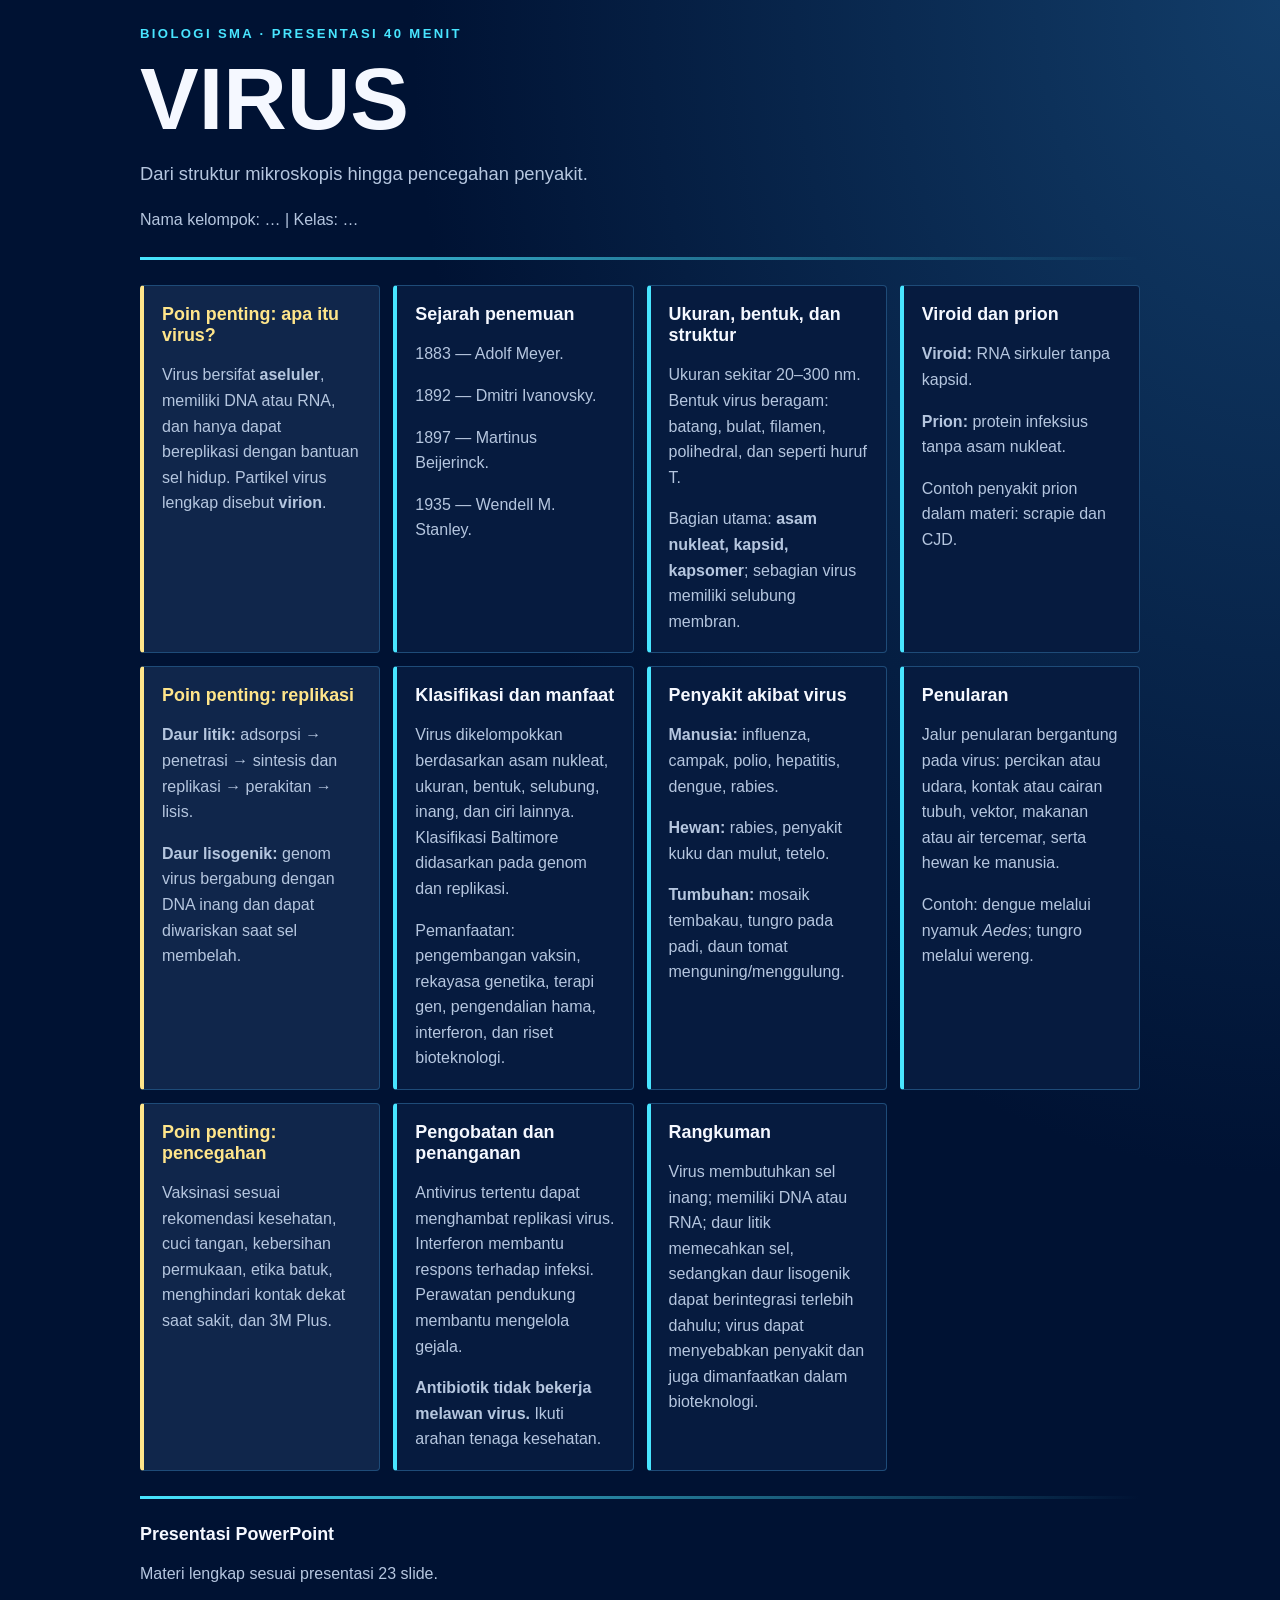
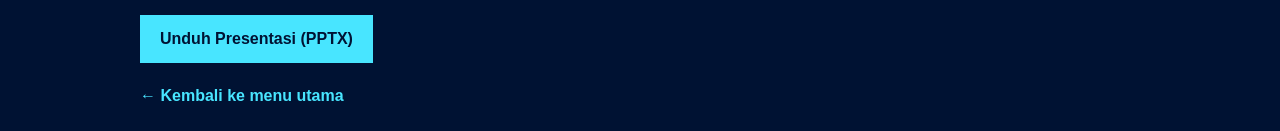
<file: projects/virus-presentation/index.html>
<!doctype html>
<html lang="id">
<head>
<meta charset="utf-8"><meta name="viewport" content="width=device-width, initial-scale=1"><meta name="theme-color" content="#001233">
<title>Virus | Biologi SMA</title>
<style>
:root{color-scheme:dark;--navy:#001233;--panel:#061b3f;--cyan:#48e5ff;--white:#f5f8ff;--muted:#b5c6df;--gold:#ffe58a}
*{box-sizing:border-box}body{margin:0;min-height:100vh;background:radial-gradient(ellipse at top right,#123d69 0,transparent 48%),var(--navy);color:var(--white);font-family:Arial,Helvetica,sans-serif;padding:26px}
.wrap{width:min(1000px,100%);margin:auto}.eyebrow{color:var(--cyan);font-size:.82rem;font-weight:800;letter-spacing:.18em;text-transform:uppercase}
h1{font-size:clamp(2.8rem,8vw,5.5rem);line-height:.95;text-transform:uppercase;margin:16px 0}h2{font-size:1.12rem;margin-top:0}
p,li{color:var(--muted);line-height:1.6}.lead{font-size:1.15rem;max-width:720px}.rule{height:3px;background:linear-gradient(90deg,var(--cyan),transparent);margin:25px 0}
.grid{display:grid;grid-template-columns:repeat(auto-fit,minmax(230px,1fr));gap:13px}.card{padding:18px;background:var(--panel);border:1px solid #1e4b78;border-left:4px solid var(--cyan);border-radius:4px}
.key{border-left-color:var(--gold);background:#10264b}.key h2{color:var(--gold)}.card p:last-child{margin-bottom:0}
.download{display:inline-block;margin-top:12px;padding:15px 20px;background:var(--cyan);color:var(--navy);font-weight:800;text-decoration:none}.back{display:inline-block;margin-top:24px;color:var(--cyan);text-decoration:none;font-weight:700}
</style></head>
<body><main class="wrap">
<div class="eyebrow">Biologi SMA · Presentasi 40 Menit</div>
<h1>Virus</h1><p class="lead">Dari struktur mikroskopis hingga pencegahan penyakit.</p>
<p>Nama kelompok: … | Kelas: …</p>
<div class="rule"></div>
<section class="grid">
<article class="card key"><h2>Poin penting: apa itu virus?</h2><p>Virus bersifat <strong>aseluler</strong>, memiliki DNA atau RNA, dan hanya dapat bereplikasi dengan bantuan sel hidup. Partikel virus lengkap disebut <strong>virion</strong>.</p></article>
<article class="card"><h2>Sejarah penemuan</h2><p>1883 — Adolf Meyer.</p><p>1892 — Dmitri Ivanovsky.</p><p>1897 — Martinus Beijerinck.</p><p>1935 — Wendell M. Stanley.</p></article>
<article class="card"><h2>Ukuran, bentuk, dan struktur</h2><p>Ukuran sekitar 20–300 nm. Bentuk virus beragam: batang, bulat, filamen, polihedral, dan seperti huruf T.</p><p>Bagian utama: <strong>asam nukleat, kapsid, kapsomer</strong>; sebagian virus memiliki selubung membran.</p></article>
<article class="card"><h2>Viroid dan prion</h2><p><strong>Viroid:</strong> RNA sirkuler tanpa kapsid.</p><p><strong>Prion:</strong> protein infeksius tanpa asam nukleat.</p><p>Contoh penyakit prion dalam materi: scrapie dan CJD.</p></article>
<article class="card key"><h2>Poin penting: replikasi</h2><p><strong>Daur litik:</strong> adsorpsi → penetrasi → sintesis dan replikasi → perakitan → lisis.</p><p><strong>Daur lisogenik:</strong> genom virus bergabung dengan DNA inang dan dapat diwariskan saat sel membelah.</p></article>
<article class="card"><h2>Klasifikasi dan manfaat</h2><p>Virus dikelompokkan berdasarkan asam nukleat, ukuran, bentuk, selubung, inang, dan ciri lainnya. Klasifikasi Baltimore didasarkan pada genom dan replikasi.</p><p>Pemanfaatan: pengembangan vaksin, rekayasa genetika, terapi gen, pengendalian hama, interferon, dan riset bioteknologi.</p></article>
<article class="card"><h2>Penyakit akibat virus</h2><p><strong>Manusia:</strong> influenza, campak, polio, hepatitis, dengue, rabies.</p><p><strong>Hewan:</strong> rabies, penyakit kuku dan mulut, tetelo.</p><p><strong>Tumbuhan:</strong> mosaik tembakau, tungro pada padi, daun tomat menguning/menggulung.</p></article>
<article class="card"><h2>Penularan</h2><p>Jalur penularan bergantung pada virus: percikan atau udara, kontak atau cairan tubuh, vektor, makanan atau air tercemar, serta hewan ke manusia.</p><p>Contoh: dengue melalui nyamuk <em>Aedes</em>; tungro melalui wereng.</p></article>
<article class="card key"><h2>Poin penting: pencegahan</h2><p>Vaksinasi sesuai rekomendasi kesehatan, cuci tangan, kebersihan permukaan, etika batuk, menghindari kontak dekat saat sakit, dan 3M Plus.</p></article>
<article class="card"><h2>Pengobatan dan penanganan</h2><p>Antivirus tertentu dapat menghambat replikasi virus. Interferon membantu respons terhadap infeksi. Perawatan pendukung membantu mengelola gejala.</p><p><strong>Antibiotik tidak bekerja melawan virus.</strong> Ikuti arahan tenaga kesehatan.</p></article>
<article class="card"><h2>Rangkuman</h2><p>Virus membutuhkan sel inang; memiliki DNA atau RNA; daur litik memecahkan sel, sedangkan daur lisogenik dapat berintegrasi terlebih dahulu; virus dapat menyebabkan penyakit dan juga dimanfaatkan dalam bioteknologi.</p></article>
</section>
<div class="rule"></div><h2>Presentasi PowerPoint</h2><p>Materi lengkap sesuai presentasi 23 slide.</p>
<a class="download" href="../../assets/projects/virus-presentation/Presentasi_Virus_40_Menit.pptx" download>Unduh Presentasi (PPTX)</a><br>
<a class="back" href="../../index.html">← Kembali ke menu utama</a>
</main></body></html>
</file>
